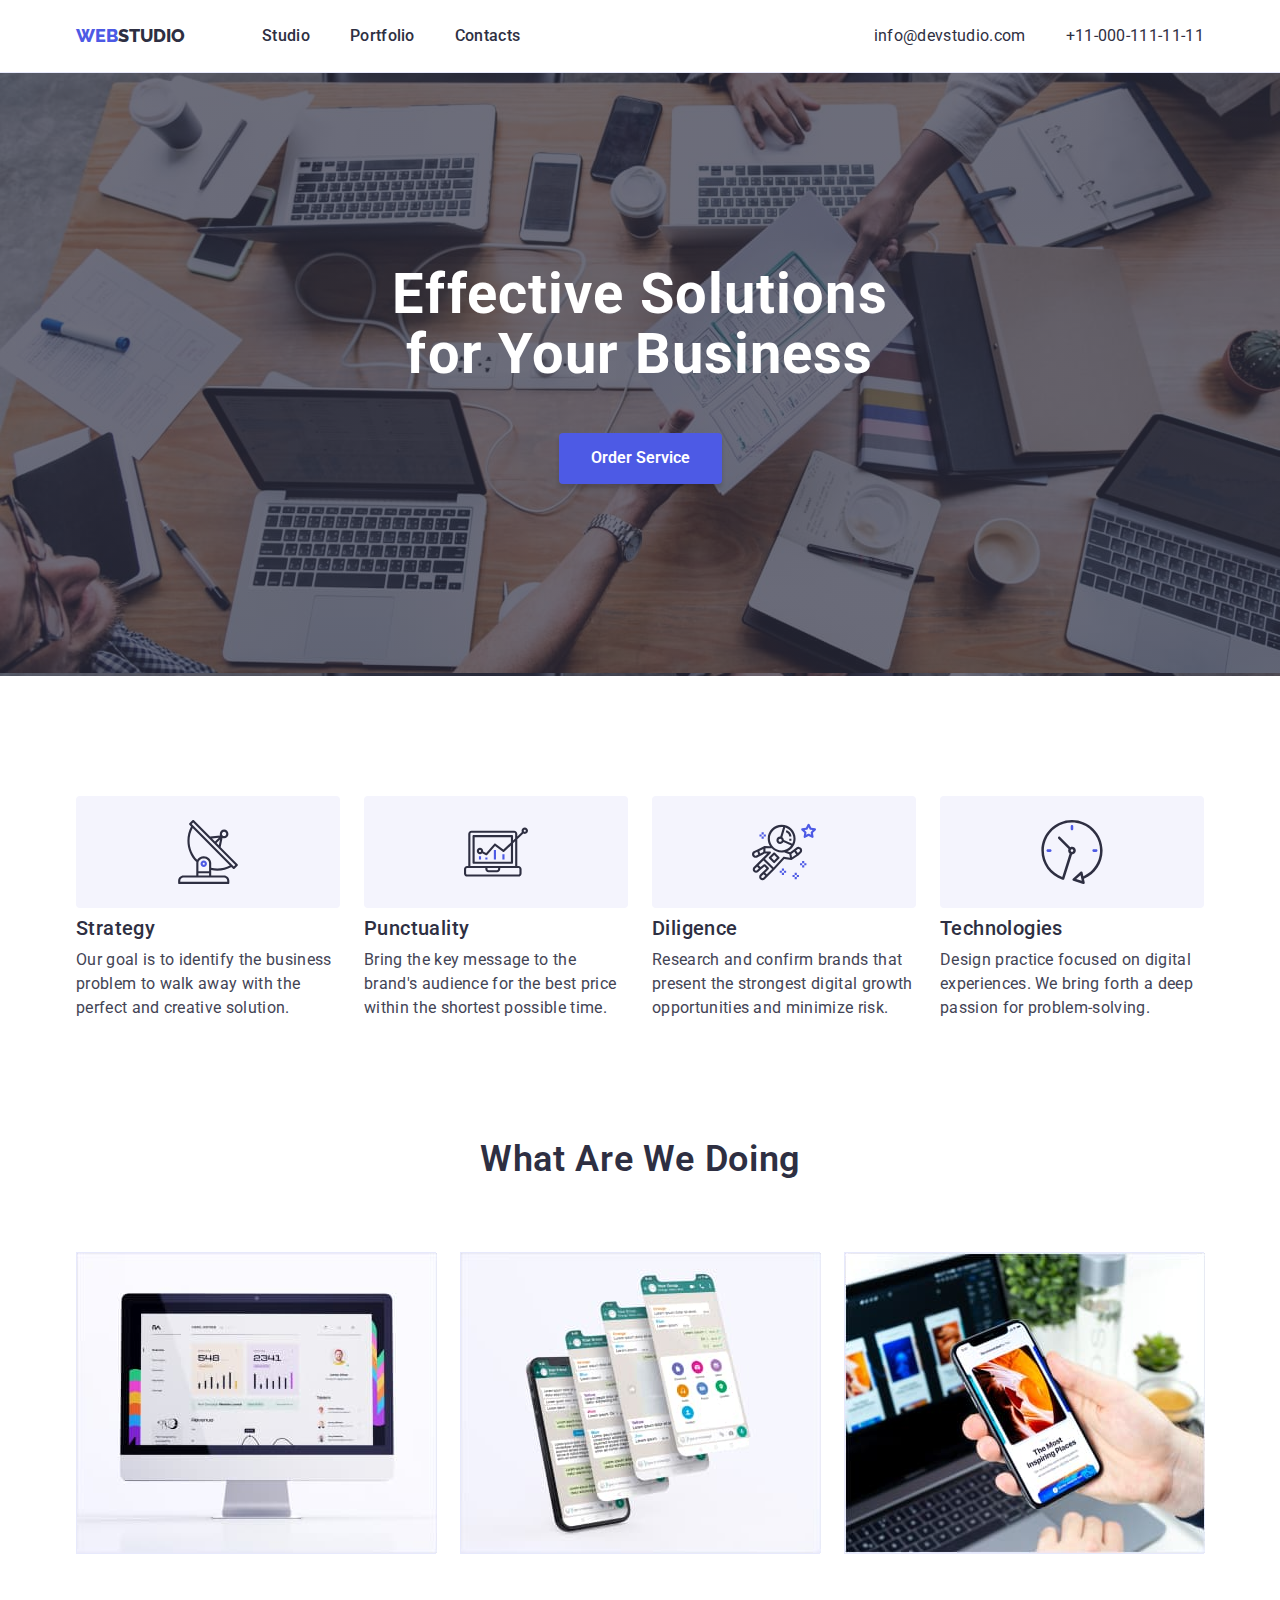
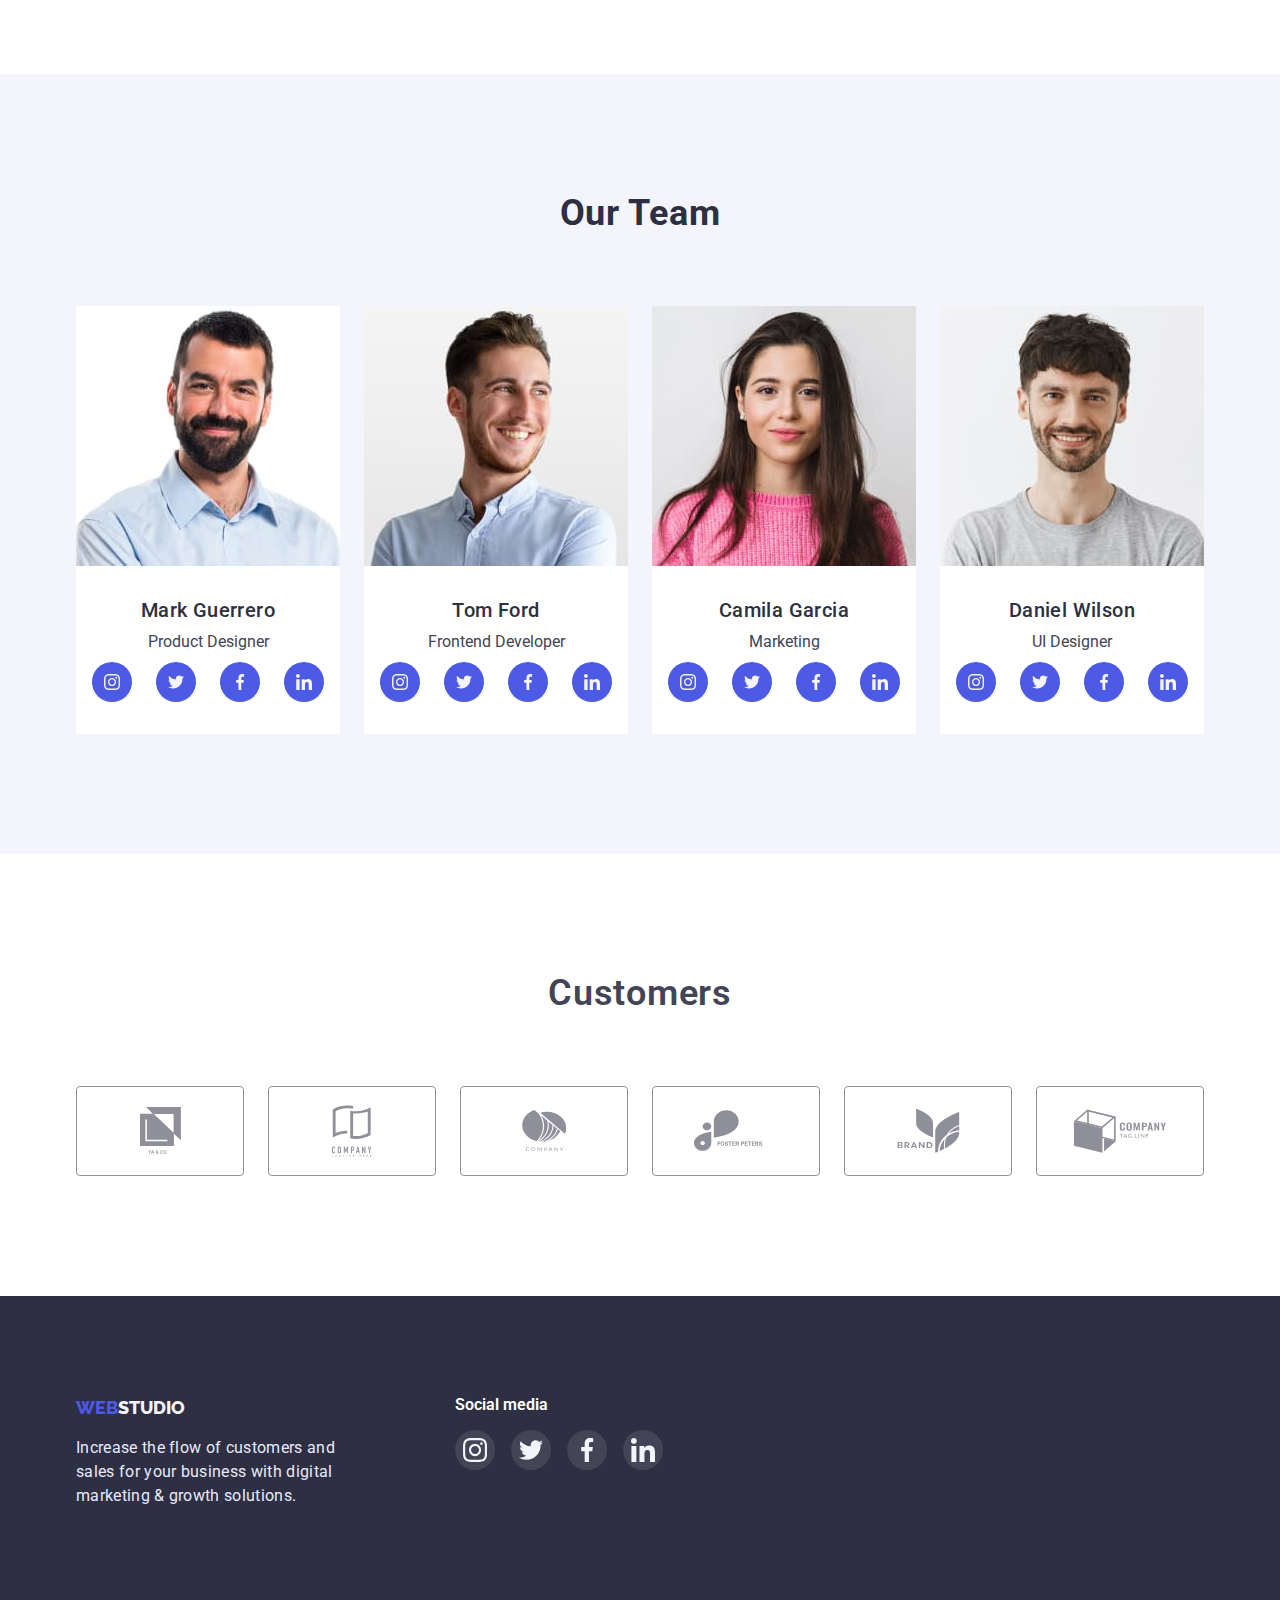
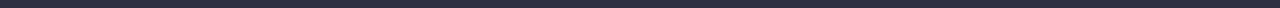
<file: index.html>
<!DOCTYPE html>
<html lang="en">

<head>
    <meta charset="UTF-8">
    <meta http-equiv="X-UA-Compatible" content="IE=edge">
    <meta name="viewport" content="with=device-width,initial-scale=1.0">
    <title>WebStudio</title>
    <link href="https://fonts.googleapis.com/css2?family=Raleway:wght@800&family=Roboto:wght@400;500;700;900&display=swap" rel="stylesheet">
    <link rel="stylesheet" href="https://cdnjs.cloudflare.com/ajax/libs/modern-normalize/1.1.0/modern-normalize.min.css">
    <link rel="stylesheet" href="./css/styles.css">
</head>

<body class="boddy">
    <header class="head" >
        <div class="container">

        <a href="index.html" class="web">Web<span class="stud">Studio</span></a>



        <nav>
            <ul class="buttron list">
                <li>
                    <a href="" class="studios">Studio</a>
                </li>
                <li>
                    <a href="portfolio.html" class="studios">Portfolio</a>
                </li>
                <li>
                    <a href="index.html" class="studios">Contacts</a>
                </li>
            </ul>
        </nav>
        <ul class="maines list">
            <li>
                <a href="mailto:info@devstudio.com" lang="en" class="mail">info@devstudio.com</a>
            </li>
            <li>
                <a href="tel:+11-000-111-11-11" class="mail">+11-000-111-11-11</a>

            </li>
        </ul>
    </div>
    </header>
    <main>
        <!--1section-->

        <section class="secone">
            <h1 class="effects">Effective Solutions <br>for Your Business</h1>
            <button type="button" class="butik">Order Service</button>
        </section>

        <!--2section-->
        <section class="advantages item">
            <h2 class="adva">Our advantages</h2>
            <div class="container">

            <ul class="list">
                
                <li>
                    <div class="features-div">
                        <svg width="64px" height="64px">
                            <use href="images/symbol-defs.svg#icon-feature1"></use>
                        </svg>
                    </div>
                    <h3 class="strategy">Strategy</h3>
                    <p class="business">Our goal is to identify the business
                        problem to walk away with the perfect and creative solution. </p>
                </li>
              
                    
            
                <li>
                    <div class="features-div">
                        <svg width="64px" height="64px">
                            <use href="images/symbol-defs.svg#icon-feature3"></use>
                        </svg>
                    </div>
                    <h3 class="strategy">Punctuality</h3>
                    <p class="business">Bring the key message to the brand's audience for the best price within the shortest possible
                        time.</p>
                </li>
               
           
                
                <li>
                    <div class="features-div">
                            <svg width="64px" height="64px">
                                <use href="images/symbol-defs.svg#icon-feature4"></use>
                            </svg>
                        </div>
                    <h3 class="strategy">Diligence</h3>
                    <p class="business">Research and confirm brands that present the strongest digital growth opportunities and minimize
                        risk.</p>
                       
                </li>
            
                <li>
                    <div class="features-div">
                        <svg width="64px" height="64px">
                            <use href="images/symbol-defs.svg#icon-feature2"></use>
                        </svg>
                    </div>
                    <h3 class="strategy">Technologies</h3>
                    <p class="business">Design practice focused on digital experiences. We bring forth a deep passion for
                        problem-solving.</p>
                </li>
                <div class="features-div">
                  
           
            </ul>

            </div>
        </section>
        
        <!--3section-->
        <section class="doing">
            <div class="container">

            <h2 class="what ">What are we doing</h2>
            <ul class="list ">
                <li class="comp"><img src="images/comp.jpg" width="360" alt="analytics services" ></li>
                <li class="comp"><img src="images/phone.jpg"  width="360" alt="support in social networks" ></li>
                <li class="comp"><img src="images/note.jpg" width="360" alt="design work" ></li>
            </ul>
            </div>


        </section>

        <!--4section-->

        <section class="cot">
            <div class="container">
            <h2 class="team">Our Team</h2>
            <ul class="list ">
                <li> <img src="images/blue.jpg" alt="guy with beard and blue shirt"  width="264" class="blue"> 
                    <div class="team-card">
                <h3 class="mark">Mark Guerrero</h3>
                <p class="product">Product Designer</p>
                <ul class="social-list list  socialf">
                    <li class="social-list-item">
                        <a href="" class="social-list-link  socialfs ">
                            <svg width="16" height="16">
                                <use href="images/symbol-defs.svg#icon-instagram "></use>
                            </svg>
                        </a>
                    </li>
                    <li class="social-list-item">
                        <a href="" class="social-list-link socialfs">
                            <svg width="16" height="16">
                                <use href="images/symbol-defs.svg#icon-twitter"></use>
                            </svg>
                        </a>
                    </li>
                    <li class="social-list-item">
                        <a href="" class="social-list-link socialfs ">
                            <svg width="16" height="16" >
                                <use href="images/symbol-defs.svg#icon-facebook"></use>
                            </svg>
                        </a>
                    </li>
                    <li class="social-list-item">
                        <a href="" class="social-list-link socialfs">
                            <svg width="16" height="16">
                                <use href="images/symbol-defs.svg#icon-linkedin"></use>
                            </svg>
                        </a>
                    </li>
                </ul>
                    </div></li>




                <li> <img src="images/white.jpg" alt="guy in a white shirt with a smile" width="264" class="blue">
                    <div class="team-card">
                    <h3 class="mark">Tom Ford</h3>
                <p class="product">Frontend Developer</p>
                <ul class="social-list list  socialf">
                    <li class="social-list-item">
                        <a href="" class="social-list-link socialfs">
                            <svg width="16" height="16">
                                <use href="images/symbol-defs.svg#icon-instagram"></use>
                            </svg>
                        </a>
                    </li>
                    <li class="social-list-item">
                        <a href="" class="social-list-link socialfs">
                            <svg width="16" height="16">
                                <use href="images/symbol-defs.svg#icon-twitter"></use>
                            </svg>
                        </a>
                    </li>
                    <li class="social-list-item">
                        <a href="" class="social-list-link socialfs ">
                            <svg width="16" height="16" >
                                <use href="images/symbol-defs.svg#icon-facebook"></use>
                            </svg>
                        </a>
                    </li>
                    <li class="social-list-item">
                        <a href="" class="social-list-link socialfs ">
                            <svg width="16" height="16">
                                <use href="images/symbol-defs.svg#icon-linkedin"></use>
                            </svg>
                        </a>
                    </li>
                </ul>
            </div></li>



                <li> <img src="images/rose.jpg" alt="girl in a pink sweater" width="264" class="blue">
                    <div class="team-card">
                    <h3 class="mark">Camila Garcia</h3>
                    <p class="product">Marketing</p>
                    <ul class="social-list list  socialf">
                        <li class="social-list-item">
                            <a href="" class="social-list-link socialfs ">
                                <svg width="16" height="16">
                                    <use href="images/symbol-defs.svg#icon-instagram"></use>
                                </svg>
                            </a>
                        </li>
                        <li class="social-list-item">
                            <a href="" class="social-list-link  socialfs">
                                <svg width="16" height="16">
                                    <use href="images/symbol-defs.svg#icon-twitter"></use>
                                </svg>
                            </a>
                        </li>
                        <li class="social-list-item">
                            <a href="" class="social-list-link socialfs">
                                <svg width="16" height="16" >
                                    <use href="images/symbol-defs.svg#icon-facebook"></use>
                                </svg>
                            </a>
                        </li>
                        <li class="social-list-item">
                            <a href="" class="social-list-link socialfs ">
                                <svg width="16" height="16">
                                    <use href="images/symbol-defs.svg#icon-linkedin"></use>
                                </svg>
                            </a>
                        </li>
                    </ul>
                </div></li>


                    <li><img src="images/gray.jpg" alt="guy with a beard in a gray turtleneck" width="264" class="blue"> 
                        <div class="team-card">
                            <h3 class="mark">Daniel Wilson</h3>
                    <p class="product">UI Designer</p>
                    <ul class="social-list list  socialf">
                        <li class="social-list-item">
                            <a href="" class="social-list-link socialfs ">
                                <svg width="16" height="16">
                                    <use href="images/symbol-defs.svg#icon-instagram"></use>
                                </svg>
                            </a>
                        </li>
                        <li class="social-list-item">
                            <a href="" class="social-list-link socialfs">
                                <svg width="16" height="16">
                                    <use href="images/symbol-defs.svg#icon-twitter"></use>
                                </svg>
                            </a>
                        </li>
                        <li class="social-list-item">
                            <a href="" class="social-list-link socialfs ">
                                <svg width="16" height="16" >
                                    <use href="images/symbol-defs.svg#icon-facebook"></use>
                                </svg>
                            </a>
                        </li>
                        <li class="social-list-item">
                            <a href="" class="social-list-link socialfs ">
                                <svg width="16" height="16">
                                    <use href="images/symbol-defs.svg#icon-linkedin"></use>
                                </svg>
                            </a>
                        </li>
                    </ul>

                </div></li>
            </ul>
        </div>
        </section>

        <!--5section-->
        <section class="section customers">
            <div class="container">
                <h2 class="section-title">Customers</h2>
                <ul class="list">
                    <li class="icon">
                        <a href="" class="customers-link">
                            <svg width="41" height="46.97">
                                <use href="images/symbol-defs.svg#icon-group1"></use>
                            </svg>
                        </a>
                    </li>
                    <li class="icon">
                        <a href="" class="customers-link">
                            <svg width="40" height="52">
                                <use href="images/symbol-defs.svg#icon-group2"></use>
                            </svg>
                        </a>
                    </li>
                    <li class="icon">
                        <a href="" class="customers-link">
                            <svg width="44" height="41">
                                <use class="ser" href="images/symbol-defs.svg#icon-group3"></use>
                            </svg>
                        </a>
                    </li>
                    <li class="icon">
                        <a href="" class="customers-link">
                            <svg width="84" height="41">
                                <use href="images/symbol-defs.svg#icon-group4"></use>
                            </svg>
                        </a>
                    </li>
                    <li class="icon">
                        <a href="" class="customers-link">
                            <svg width="63" height="45">
                                <use href="images/symbol-defs.svg#icon-group5"></use>
                            </svg>
                        </a>
                    </li>
                    <li class="icon">
                        <a href="" class="customers-link customers-links">
                            <svg width="94" height="44">
                                <use href="images/symbol-defs.svg#icon-group6"></use>
                            </svg>
                        </a>
                    </li>
                </ul>
            </div>
        </section>
    </main>
    </main>
    
    
    <footer class="footer">
        <div class="container">
            <!-- Логотип -->
            <div class="footer-logo footer-div">
           
    <a href="index.html" class="web">Web<span class="dio">Studio</span></a>
    <p class=" increase text">Increase the flow of customers and <br> sales for your business with digital <br> marketing & growth solutions.</p>
            </div>
            <div class="social-media footer-div">
                <p class="smp">Social media</p>
                <ul class="footer-list list">
                    <li class="footer-item">
                        <a href="" class="footer-link">
                            <svg width="24" height="24">
                                <use href="images/symbol-defs.svg#icon-instagram"></use>
                            </svg>
                        </a>
                    </li>
                    <li class="footer-item">
                        <a href="" class="footer-link">
                            <svg width="24" height="24">
                                <use href="images/symbol-defs.svg#icon-twitter"></use>
                            </svg>
                        </a>
                    </li>
                    <li class="footer-item">
                        <a href="" class="footer-link">
                            <svg width="24" height="24">
                                <use href="images/symbol-defs.svg#icon-facebook"></use>
                            </svg>
                        </a>
                    </li>
                    <li class="footer-item">
                        <a href="" class="footer-link">
                            <svg width="24" height="24">
                                <use href="images/symbol-defs.svg#icon-linkedin"></use>
                            </svg>
                        </a>
                    </li>
                </ul>
            </div>
        </div>
    </footer>
</body>
</html>
</file>
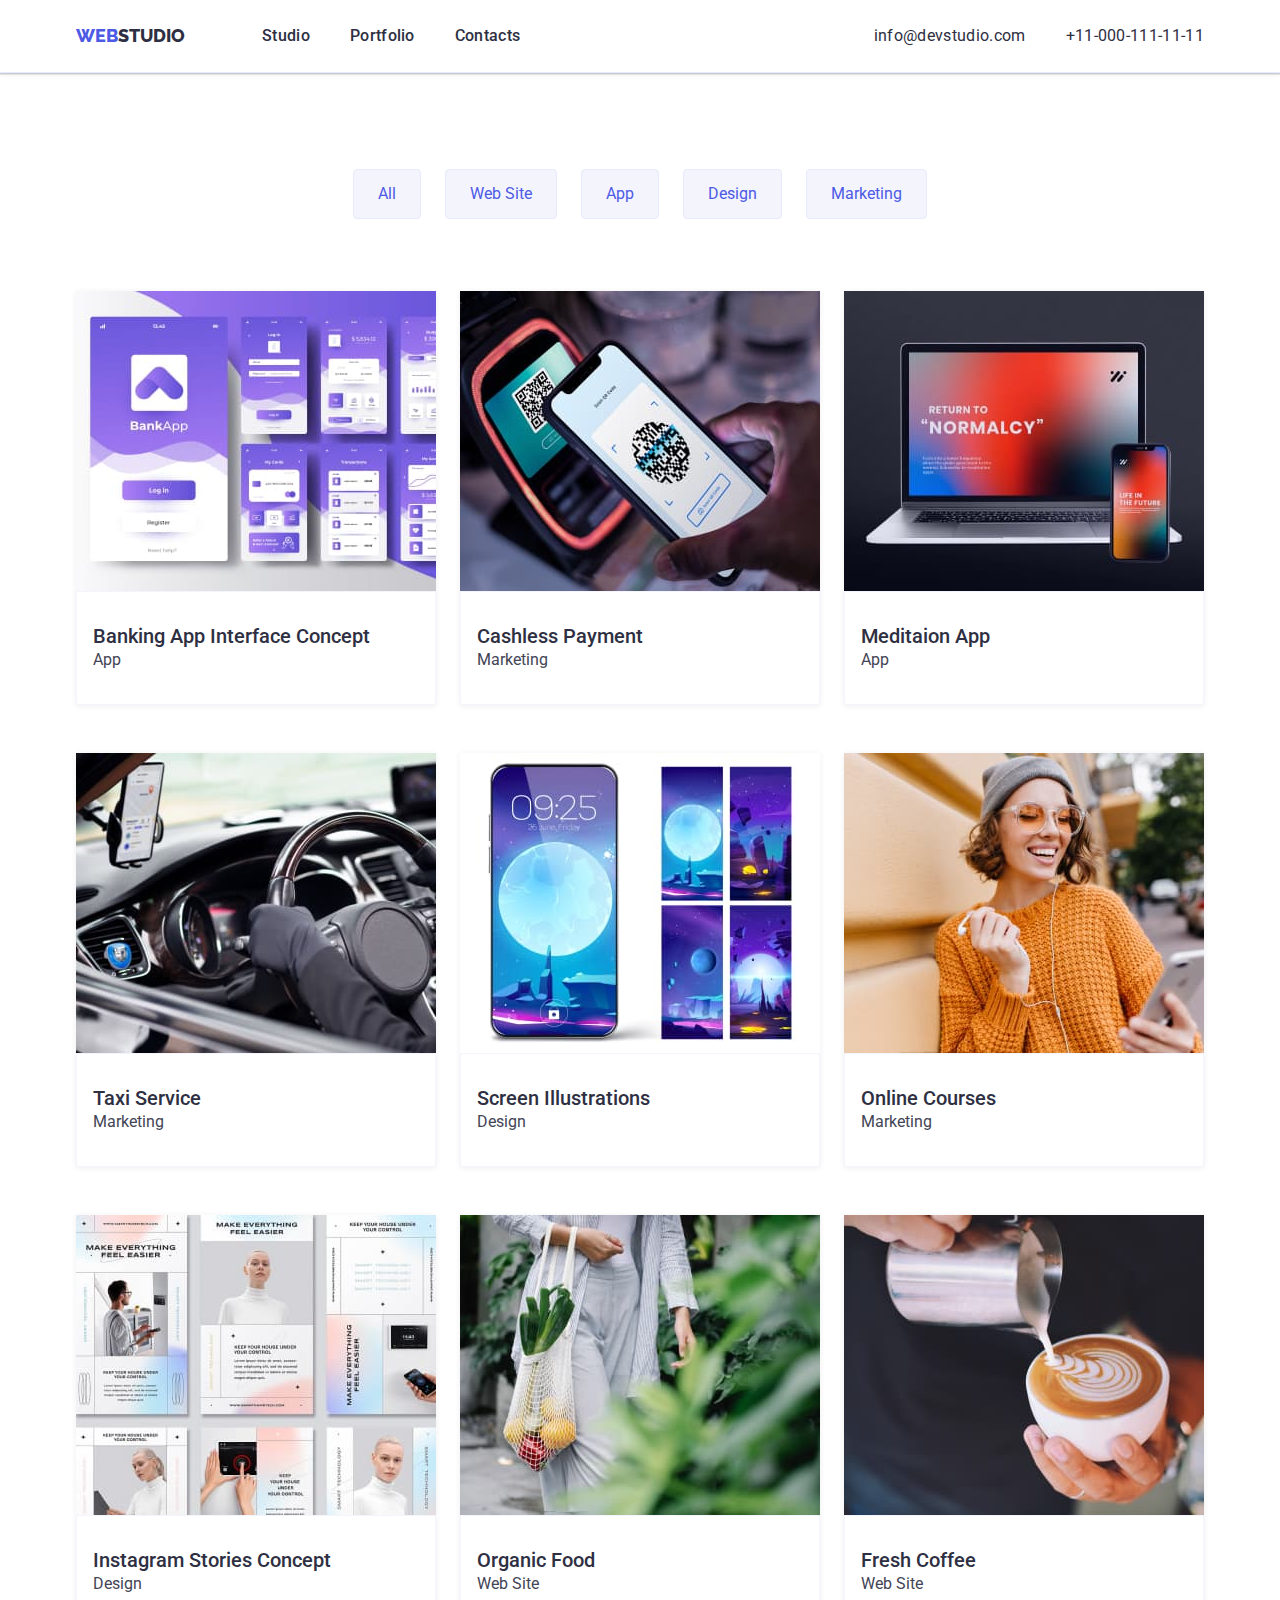
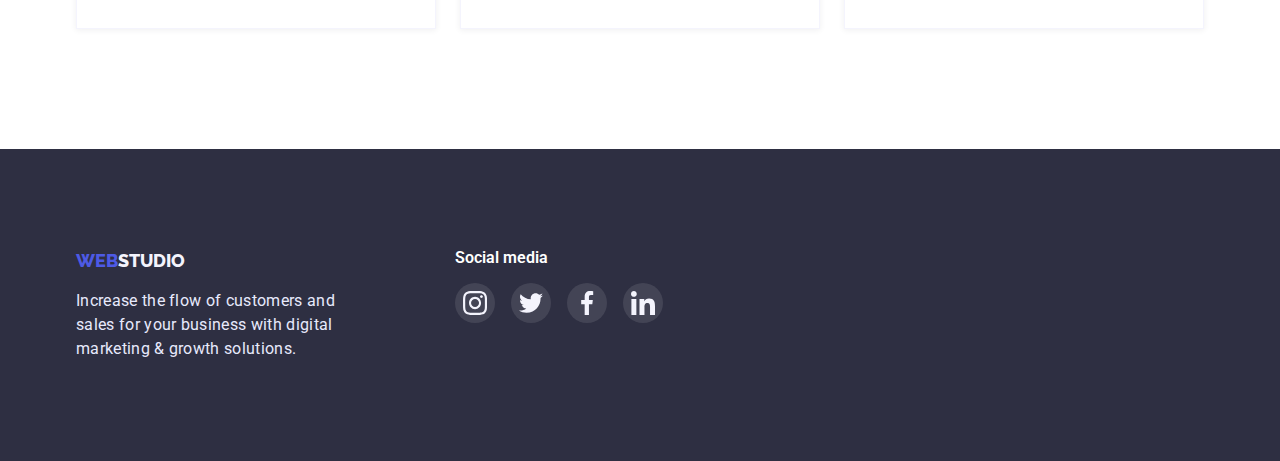
<file: portfolio.html>
<!DOCTYPE html>
<html lang="en">

<head>
    <meta charset="UTF-8">
    <meta http-equiv="X-UA-Compatible" content="IE=edge">
    <meta name="viewport" content="with=device-width,initial-scale=1.0">
    <title>Portfolio</title>
    <link href="https://fonts.googleapis.com/css2?family=Raleway:wght@800&family=Roboto:wght@400;500;700;900&display=swap" rel="stylesheet">
    <link rel="stylesheet" href="https://cdnjs.cloudflare.com/ajax/libs/modern-normalize/1.1.0/modern-normalize.min.css">
    <link rel="stylesheet" href="./css/styles.css">
</head>

<body class="boddy">
    <header class="head" >
        <div class="container">

        <a href="index.html" class="web">Web<span class="stud">Studio</span></a>



        <nav>
            <ul class="buttron list">
                <li>
                    <a href="index.html" class="studios">Studio</a>
                </li>
                <li>
                    <a href="portfolio.html" class="studios">Portfolio</a>
                </li>
                <li>
                    <a href="" class="studios">Contacts</a>
                </li>
            </ul>
        </nav>
        <ul class="maines list">
            <li>
                <a href="mailto:info@devstudio.com" lang="en" class="mail">info@devstudio.com</a>
            </li>
            <li>
                <a href="tel:+11-000-111-11-11" class="mail">+11-000-111-11-11</a>

            </li>
        </ul>
    </div>
    </header>
    <main>
        <!--1section-->
        <section class="functional">
            <div class="container">
            <h1 class="torp">Portfolio</h1>
            <ul class="filt ">
                <li><button type="button" class="all">All</button></li>
                <li><button type="button" class="all">Web Site </button></li>
                <li><button type="button" class="all">App </button></li>
                <li><button type="button" class="all">Design </button></li>
                <li><button type="button" class="all">Marketing </button></li>
            </ul>
           
            <ul class="buttrons">
                <li>
                <a href="" class="flower">
                     <img src="images/soft.jpg" alt="interface creation" width="360" class="flowerone">
                     <div class="port-card">
                        <h2 class="flowertwo mit">Banking App Interface Concept</h2>
                        <p class="flowersri mit">App</p>
                        
                    </div>
                        </a>
                        
                </li>
                <li><a href="" class="flower">
                 <img src="images/qrscrem.jpg" alt="Possibility of cashless payment" width="360" class="flowerone">
                 <div class="port-card">
                 <h2 class="flowertwo">Cashless Payment</h2>
                    <p class="flowersri">Marketing</p>
                </div>

                    </a>
                </li>
                <li><a href="" class="flower">
                        <img src="images/notesmart.jpg" alt="" width="360" class="flowerone">
                        <div class="port-card">
                        <h2 class="flowertwo">Meditaion App</h2>
                        <p class="flowersri">App</p>
                    </div>
                    </a>
                </li>
                <li> <a href="" class="flower">
                 <img src="images/drive.jpg" alt=""  width="360" class="flowerone">
                 <div class="port-card">
                    <h2 class="flowertwo">Taxi Service</h2>
                    <p class="flowersri">Marketing</p>
                </div>

                    </a>
                </li>
                <li> <a href="" class="flower">
                        <img src="images/desig.jpg" alt="" width="360" class="flowerone">
                        <div class="port-card">
                        <h2 class="flowertwo">Screen Illustrations</h2>
                        <p class="flowersri">Design</p>
                    </div>
                    </a>
                </li>
                <li> <a href="" class="flower">
                 <img src="images/person.jpg" alt="" width="360" class="flowerone">
                 <div class="port-card">
                    <h2 class="flowertwo">Online Courses</h2>
                    <p class="flowersri">Marketing</p>
                </div>
                    

                    </a>
                </li>
                <li> <a href="" class="flower">
                 <img src="images/doce.jpg" alt="" width="360" class="flowerone">
                 <div class="port-card">
                    <h2 class="flowertwo">Instagram Stories Concept</h2>
                    <p class="flowersri">Design</p>
                </div>
                    </a>
                </li>
                <li > <a href="" class="flower">
                 <img src="images/flower.jpg" alt="" width="360" class="flowerone">
                 <div class="port-card">
                    <h2 class="flowertwo">Organic Food</h2>
                    <p class="flowersri">Web Site</p>
                </div>
                    </a>
                </li>

                <li> <a href="" class="flower">
                 <img src="images/cofe.jpg" alt="" width="360" class="flowerone">
                 <div class="port-card">
                    <h2 class="flowertwo">Fresh Coffee</h2>
                    <p class="flowersri">Web Site</p>
                </div>

                    </a>
                </li>



            </ul>
            </div>
        </section>
    </main>
    <footer class="footer">
        <div class="container">
            <!-- Логотип -->
            <div class="footer-logo footer-div">
           
    <a href="index.html" class="web">Web<span class="dio">Studio</span></a>
    <p class="increase text">Increase the flow of customers and <br> sales for your business with digital <br> marketing & growth solutions.</p>
            </div>
            <div class="social-media footer-div">
                <p class="smp">Social media</p>
                <ul class="footer-list list">
                    <li class="footer-item">
                        <a href="" class="footer-link">
                            <svg width="24" height="24">
                                <use href="images/symbol-defs.svg#icon-instagram"></use>
                            </svg>
                        </a>
                    </li>
                    <li class="footer-item">
                        <a href="" class="footer-link">
                            <svg width="24" height="24">
                                <use href="images/symbol-defs.svg#icon-twitter"></use>
                            </svg>
                        </a>
                    </li>
                    <li class="footer-item">
                        <a href="" class="footer-link">
                            <svg width="24" height="24">
                                <use href="images/symbol-defs.svg#icon-facebook"></use>
                            </svg>
                        </a>
                    </li>
                    <li class="footer-item">
                        <a href="" class="footer-link">
                            <svg width="24" height="24">
                                <use href="images/symbol-defs.svg#icon-linkedin"></use>
                            </svg>
                        </a>
                    </li>
                </ul>
            </div>
        </div>
    </footer>
</body>

</html>
</file>
<file: css/styles.css>
:root{
    --navcolor:#2E2F42;
    --contactcolor:#434455;
    --whitecolor:#FFFFFF;
    --butcolor:#4D5AE5;
    --clickcolor:#404BBF;
    --grecolor:#31D0AA;
    --sercolor:#F4F4FD;
    --serrcolor:#E7E9FC;
}
 
/* body */

.boddy{
        font-family: "Roboto", sans-serif;
        background-color: #FFFFFF;
    color: var(--contactcolor);
    
    }
    p,
    h1,
    h2, 
    h3,
    h4,
    h5,
    h6{
        margin: 0;
    }
    button{
        cursor: pointer;
    }
    ul,
    ol{
        list-style: none;
        margin:0;
        padding:0;
    }


    .list {
        padding: 0;
        margin: 0;
        list-style: none;
    }
/* header */
.head{
    background: var(--whitecolor);
box-shadow: 0px 2px 1px rgba(46, 47, 66, 0.08), 0px 1px 1px rgba(46, 47, 66, 0.16), 0px 1px 6px rgba(46, 47, 66, 0.08);
border-bottom:  1px solid #E7E9FC ;





}
.head div {
    display: flex;
    align-items: center;
}
.container {
    padding: 0 15px;
    margin:  auto;
    width: 1158px;
}
/* logo */
.web{
   

font-family: 'Raleway';
font-style: normal;
font-weight: 800;
font-size: 18px;
line-height: 1.33;
color:  var(--butcolor);
text-decoration: none;
text-transform:uppercase;

}
/* logo2 */
.stud{
    
font-family: "Raleway";
font-style: normal;
font-weight: 800;
font-size: 18px;
line-height: 1.33;
color:var(--navcolor);
text-decoration: none;
text-transform:uppercase;

}
/* Button stud */
.buttron{
    list-style-type: none;
    display: flex;
    margin-left: 77px;
}
.buttron li {
    display: block;
    padding-top: 24px;
    padding-bottom: 24px;
}
.buttron li + li {
    margin-left: 40px;
}

.buttron a {
    color: var(--navcolor);
    font-weight: 500;
    font-size: 16px;
    line-height: 1.5;
    letter-spacing: 0.02em;
}



.studios{

font-weight: 500;
font-size: 16px;
line-height: 1.5;
color: var(--navcolor);
text-decoration: none;
}
.studios:hover{
    color:var(--contactcolor);
}
.studios:focus{
    color:var(--contactcolor);}
   
.studios:active{
    color:  var(--clickcolor)
}
    


/* Button portfolio */


.maines {
    display: flex;
    margin-left: auto;
}

.maines li + li {
    margin-left: 40px;
}


.mail{
   

font-style: normal;
font-weight: 400;
font-size: 16px;
line-height: 1.5px;
color: var(--contactcolor);
text-decoration: none;


}
.mail {
    display: flex;
    margin-left: auto;
}

.mail li + li {
    margin-left: 40px;
}

.mail {
color: var(--navcolor);
line-height: 1.5;
letter-spacing: 0.02em;
}
.mail:hover{
    color:var(--clickcolor);
}
.mail:focus{
    color:var(--clickcolor);
}

.mail:active{
    color: var(--clickcolor) ;
}
    
/* href number */


/* section1 */
.secone{
    background-color:var(--navcolor);
    text-align: center;
    padding-top: 192px;
    padding-bottom: 192px;
    height: 603px;
    max-width: 1440px;
    margin-left: auto;
    margin-right: auto;
    background-image: linear-gradient(
        to right,
        rgba(46, 47, 66, 0.7),
        rgba(46, 47, 66, 0.7)
    ),
    url(../images/people\ .jpg);
}
/* paragraf */
.effects{
    
    
    margin-top: 0;
    margin-bottom: 48px;
    font-weight: 700;
    font-size: 56px;
    line-height: 1.07;
    text-align: center;
    letter-spacing: 0.02em;

    color:  var(--whitecolor);
}



.butik{
    font-family: 'Roboto';
    font-weight: 600;
    font-size: 16px;
    line-height: 1.18;
    background: var(--butcolor);
    color:  var(--whitecolor);
    box-shadow: 0px 4px 4px rgba(0, 0, 0, 0.15);
    cursor: pointer;
    z-index: 3;
    border:none;
    border-radius: 4px;
    padding: 16px 32px;
    margin-top: 48;
    
}
.bitik:hover{
    background:var(--clickcolor);
}
.butik:focus{
    background:var(--clickcolor);
}

.butik:active{
    background:var(--clickcolor);
}  





/* section2 */
.advantages{
    background:   var(--whitecolor);
}
.adva{
    position: absolute;
    white-space: nowrap;
    width: 1px;
    height: 1px;
    overflow: hidden;
    border: 0;
    padding: 0;
    clip: rect(0 0 0 0);
    clip-path: inset(50%);
    margin: -1px;
    
}
.item{
    margin: 0;
    
   
    color: var(--navcolor);
    font-weight: 600;
    font-size: 20px;
    line-height: 1.2;
    letter-spacing: 0.02em;
   
}

  

.item {
    padding-top: 120px;
    padding-bottom: 120px;
    
}

.item ul {
    display: flex;
    
}

.item li {
    width: 264px;
}

.item .strategy {
    padding-top: 0;
}

.item li + li {
    margin-left: 24px;
}

.item p {
    margin-bottom: 0;
    margin-top: 0;
}
.features-div {
    width: 264px;
    height: 112px;
    display: flex;
    justify-content: center;
    align-items: center;
    background-color: #F4F4FD;
    border-radius: 4px;
    margin-bottom: 8px;
}

/* Strategy */
.strategy{
    margin: 0;
    margin-bottom: 8px;
   
    font-weight: 500;
    font-size: 20px;
    line-height: 1.2;
    letter-spacing: 0.02em;
    color: var(--navcolor);
}

.business{
 font-size: 16px;
 font-weight: 400;
    line-height: 1.5;
    color: var(--contactcolor);
    letter-spacing: 0.02em;
    margin: 0;

}

/*3section*/
.doing{
    background:  var(--whitecolor);
}
.doing {
    padding-bottom: 120px;
}

.doing ul {
    display: flex;
}

.doing img {
    display: block;
}

.doing li {
    border: 1px solid var(--serrcolor);
}

.doing li + li
{
    margin-left: 24px;
}
.what{
    font-weight: 600;
    font-size: 36px;
    line-height: 1.11;
    text-align: center;
    text-transform: capitalize;
    letter-spacing: 0.02em;
    margin-top: 0;
    margin-bottom: 72px;
    color: var(--navcolor);
}
.comp{
    width: 360px;
}

/*4section*/


.cot {
    background-color: var(--sercolor);
    padding-top: 120px;
    padding-bottom: 120px;
}

.cot ul {
    display: flex;
}

.cot li {
    text-align: center;
    background-color: #FFFFFF;

}

.cot li + li {
    margin-left: 24px;
}

.cot img {
    display: block;
}

.team-card {
    padding-top: 32px;
    padding-bottom: 32px;
}
.team{
    font-weight: 700;
    font-size: 36px;
    line-height: 1.11;
    text-align: center;
    text-transform: capitalize;
    letter-spacing: 0.02em;
    margin-top: 0;
    margin-bottom: 72px;
    color:var(--navcolor);
}

.blue{
    width: 264px;
    height: 260px;
}
.mark{
    margin: 0;
    margin-bottom: 8px;
    letter-spacing: 0.02em;
    font-style: normal;
    font-weight: 500;
    font-size: 20px;
    line-height: 1.2;
    color: var(--navcolor);
}
.product{
    font-size: 16px;
    line-height: 1.5;
    color:var(--contactcolor);

}
.social-list-item{

}
.social-list-item:hover{
   
}
.social-list-item:focus{

}
.section-title {
    color: var(--title-text-color);
    font-weight: 600;
    font-size: 36px;
    line-height: 1.11;
    text-align: center;
    text-transform: capitalize;
    letter-spacing: 0.02em;
    margin-top: 0;
    margin-bottom: 72px;
}
.social-list-link {
    display: flex;
    justify-content: center;
    align-items: center;
    width: 40px;
    height: 40px;
    border-radius: 50%;
    border: none;
    background-color: var(--butcolor);
    
}
.social-list-link :hover{
    background-color: #404BBF;
}
.social-list-link:focus{
    background-color: #404BBF;
}

.social-list {
    padding-left: 16px;
    padding-right: 16px;
}

.socialf{
    margin-top: 8px;
}
.socialfs:hover{
    background-color: #404BBF;
}
.socialfs:focus{
    background-color: #404BBF;
}
   
.customers {
    padding-top: 120px;
    padding-bottom: 120px;
    
}

.customers ul {
    display: flex;
}

.icon {
    border: 1px solid #8E8F99;
    border-radius: 4px;
    transition: 250ms cubic-bezier(0.4, 0, 0.2, 1);
    margin: 0;
}

.icon:hover,
.icon:focus {
    border: 1px solid #4D5AE5;
    border-radius: 4px;

}

.customers-link {
    display: flex;
    justify-content: center;
    align-items: center;
    width: 166px;
    height: 88px;
    fill: #8e8f99;
    transition: 250ms cubic-bezier(0.4, 0, 0.2, 1);
}

.customers-link:hover,
.customers-link:focus {
    fill: var(--butcolor);
}

.customers li+li {
    margin-left: 24px;
}

.customers li+li {
    margin-left: 24px;
}


/*--5section*/
.foot{
    background: var(--navcolor);
    padding-top: 100px;
    padding-bottom: 100px;
}
.foot a {
    display: block;
    margin-bottom: 16px;
}
.foot div {
    display: flex;
    align-items: center;
    align-items: flex-start;
}

.foot .logo {
    margin-bottom: 16px;
}

.foot-div {
    flex-direction: column;
}

.foot ul {
    display: flex;
}

.dio{
    font-family: 'Raleway';
    font-style: normal;
    font-weight: 800;
    font-size: 18px;
    line-height: 1.16;
    color:  var(--sercolor);
    
    text-transform:uppercase;
   
}

.increase{
   
font-size: 16px;
line-height: 1.5;
color: var(--serrcolor);
padding-top: 16px;
}
.sm {
    margin-top: 0;
    margin-bottom: 16px;
    font-weight: 600;
}
.footer {
    color: var(--whitecolor);
    background-color:var(--navcolor);
    padding-top: 100px;
    padding-bottom: 100px;
}
.footer div {
    display: flex;
    align-items: center;
    align-items: flex-start;
}

.footer .logo {
    margin-bottom: 16px;
}

.footer-div {
    flex-direction: column;
}

.footer ul {
    display: flex;
}

.smp {
    margin-top: 0;
    margin-bottom: 16px;
    font-weight: 600;
}

.footer-logo {
    margin-right: 120px;
}

.footer-link {
    display: flex;
    justify-content: center;
    align-items: center;
    width: 40px;
    height: 40px;
    border-radius: 50%;
    background-color:rgba(255, 255, 255, 0.1);
    transition: 250ms cubic-bezier(0.4, 0, 0.2, 1);
   
}

.footer-link:hover,
.footer-link:focus {
    background-color:#31D0AA;
}

.footer-list li + li {
    margin-left: 16px;
}

/* pppppppppppppppooooooooooooooorrrrrrrrrrrrrttttttttttfffffffffoooooooooolllllliiiiiiiooooooo */

.functional{
    padding-top: 96px;
    padding-bottom: 120px;
}
.torp{
    position: absolute;
    white-space: nowrap;
    width: 1px;
    height: 1px;
    overflow: hidden;
    border: 0;
    padding: 0;
    clip: rect(0 0 0 0);
    clip-path: inset(50%);
    margin: -1px;
}



.filt {
    
    display: flex;
    justify-content: center;
    list-style-type: none;
}


.filt li + li {
    margin-left: 24px;
}
.all{
    font-family: 'Roboto';
    font-size: 16px;
    line-height: 1.5;
    margin-left: px;
    background:  var(--sercolor);
    color: var(--butcolor);
    border: 1px solid var(--serrcolor);
    border-radius: 4px;
    padding: 12px 24px;
    cursor: pointer;
    display: inline-block;
    
}
.all:hover{
    background:  var(--butcolor);
    color:  var(--whitecolor);
  }
.all:focus{
    background: var(--butcolor);
    color:  var(--whitecolor);
 }
    
.all:active{

    background:  var(--clickcolor);
    color:  var(--whitecolor);
    
}






.flower{
   margin: 0;
    text-decoration: none;    
    display: block;
}
.flower:hover{ 
    
    box-shadow: 0px 1px 6px rgba(46, 47, 66, 0.08), 0px 1px 1px rgba(46, 47, 66, 0.16), 0px 2px 1px rgba(46, 47, 66, 0.08);
}
.flower:focus{
    
box-shadow: 0px 1px 6px rgba(46, 47, 66, 0.08), 0px 1px 1px rgba(46, 47, 66, 0.16), 0px 2px 1px rgba(46, 47, 66, 0.08);
    
}

.flowerone{
    
}
.flowertwo{
    font-style: normal;
    font-weight: 500;
    font-size: 20px;
    line-height: 1.2;
    color: var(--navcolor);
    outline: 0;
    outline-offset: 0;
    
   
}
.flowersri{
    font-size: 16px;
    line-height: 1.5;
    color: var(--contactcolor);
    text-decoration: none; 
    outline: 0;
    outline-offset: 0;
      
}
.buttrons{
    margin-top: 72px;
    display: flex;
    flex-wrap: wrap;
    list-style-type: none;
}

.buttrons li {
    width: calc((100% - 48px) / 3);
    margin-right: 24px;
    margin-bottom: 48px;
    box-shadow: 0px 1px 6px rgba(46, 47, 66, 0.08);
}

.buttrons img {
    display: block;
   
}



.buttrons li:nth-child(3n) {
    margin-right: 0;
}

.buttrons li:nth-last-child(-n+3) {
    margin-bottom: 0;
}


.port-card {
    border: 0.5px solid var(--sercolor);
    border: 0;
    padding-top: 32px;
    padding-bottom: 32px;
    padding-left: 16px;
    border: 0.5px solid #F4F4FD;
   

}

.text {
    line-height: 1.5;
    letter-spacing: 0.02em;
    margin: 0;
}
</file>
